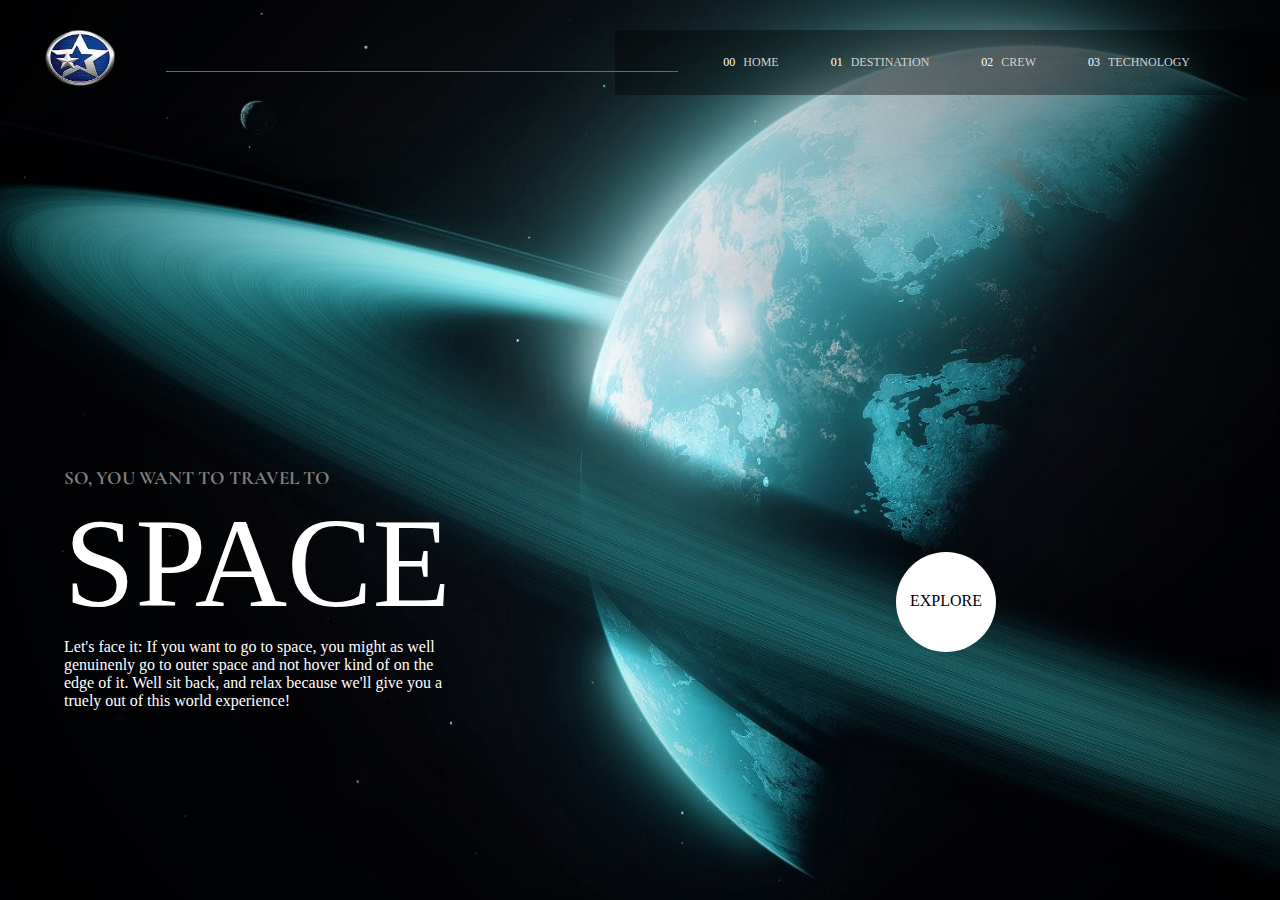
<file: index.html>
<!DOCTYPE html>
<html lang="en" dir="ltr">
  <head>
    <meta charset="utf-8">
    <title>Frontend-Mentor Challenge</title>
    <meta name="viewport" content="width=device-width, initial-scale=1">
    <link rel="stylesheet" href="css/styles.css">
    <link rel="preconnect" href="https://fonts.googleapis.com">
<link rel="preconnect" href="https://fonts.gstatic.com" crossorigin>
<link href="https://fonts.googleapis.com/css2?family=Cormorant+Garamond&family=Philosopher&family=Sacramento&family=Satisfy&family=Source+Code+Pro:ital@1&display=swap" rel="stylesheet">
  </head>
  <body>
      <img class="logo" src="css/images/logo_1.png" alt="">

      <div class="welcome-note">
        <h2>SO, YOU WANT TO TRAVEL TO</h2>
        <H1>SPACE</H1>
        <p class="space-descript">Let's face it: If you want to go to space, you might as well genuinenly go to outer space and not hover kind of on the edge of it. Well sit back, and relax because we'll give you a truely out of this world experience! </p>
      </div>

      <div class="explore">
        <a class="explore-txt" href="destination.html">EXPLORE</a>
      </div>

      <div class="nav">
        <a class="nav-links"href="#"><span class="num">00 </span> HOME</a>
        <a class="nav-links"href="destination.html"><span class="num">01 </span> DESTINATION</a>
        <a class="nav-links"href="crew.html"><span class="num">02 </span> CREW</a>
        <a class="nav-links" href="technology.html"><span class="num">03 </span> TECHNOLOGY</a>
      </div>

      <hr>

  </body>
</html>
</file>
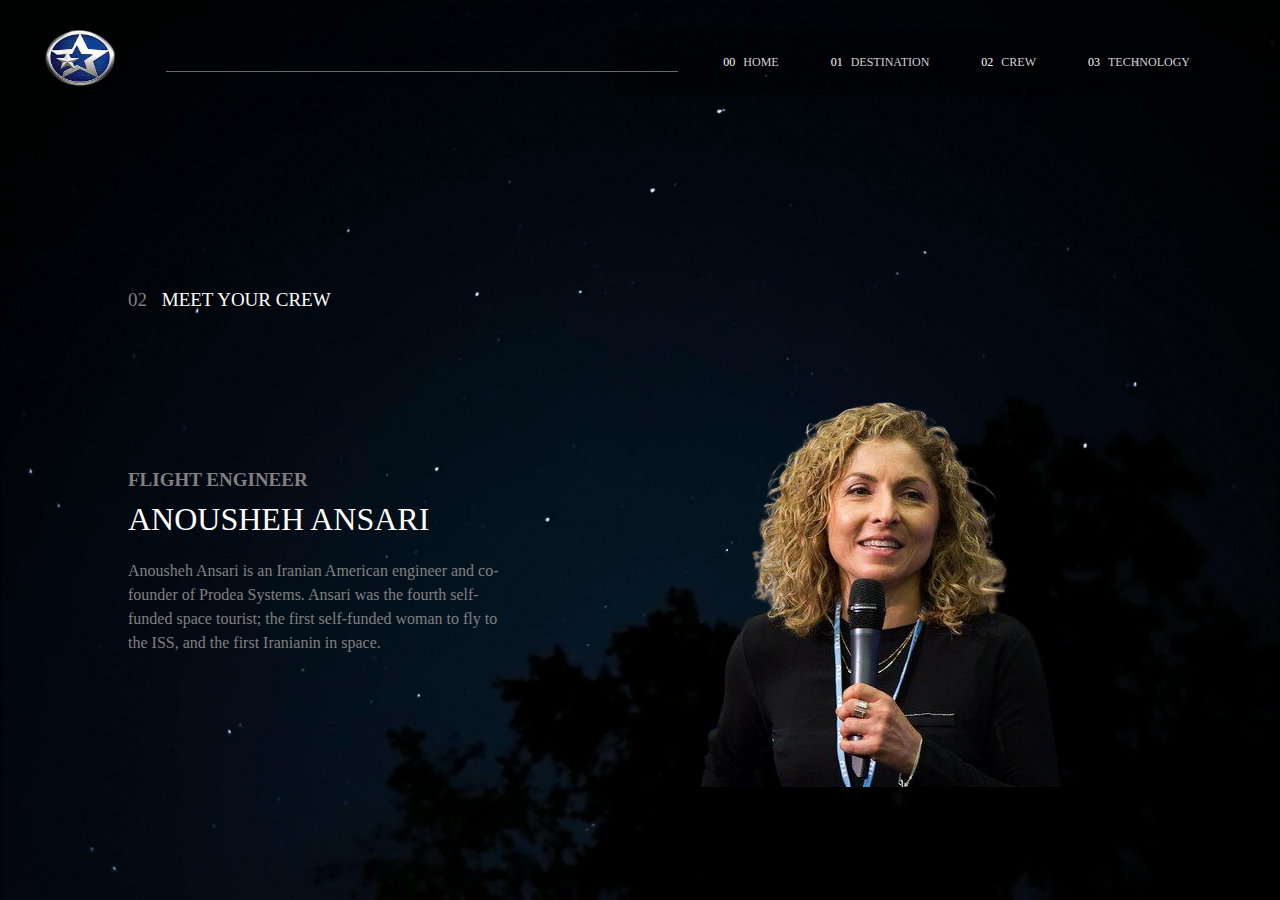
<file: crew.html>
<!DOCTYPE html>
<html lang="en" dir="ltr">
  <head>
    <meta charset="utf-8">
    <title>Meet Your Crew</title>
    <link rel="stylesheet" href="css/crew.css">
    <link rel="preconnect" href="https://fonts.googleapis.com">
<link rel="preconnect" href="https://fonts.gstatic.com" crossorigin>

  </head>
  <body>


      <div class="ansari_info">
        <h2>FLIGHT ENGINEER</h2>
        <h1>ANOUSHEH ANSARI</h1>
        <p>Anousheh Ansari is an Iranian American engineer and co-founder of Prodea Systems. Ansari was the fourth self-funded space tourist; the first self-funded woman to fly to the ISS, and the first Iranianin in space.</p>
      </div>

      <img class="logo" src="css/images/logo_1.png" alt="">
        <h3 class="ur_crew"><span id="num">02 </span> MEET YOUR CREW</h3



  <div class="img-container">
    <img class="anuosh-img" src="css/images/anousheh.png" alt="Anousheh-image">
  </div>

  <div class="nav">
    <a class="nav-links"href="index.html"><span class="num">00 </span> HOME</a>
    <a class="nav-links"href="destination.html"><span class="num">01 </span> DESTINATION</a>
    <a class="nav-links"href="crew.html"><span class="num">02 </span> CREW</a>
    <a class="nav-links" href="technology.html"><span class="num">03 </span> TECHNOLOGY</a>
  </div>

  <hr>
  </body>
</html>
</file>
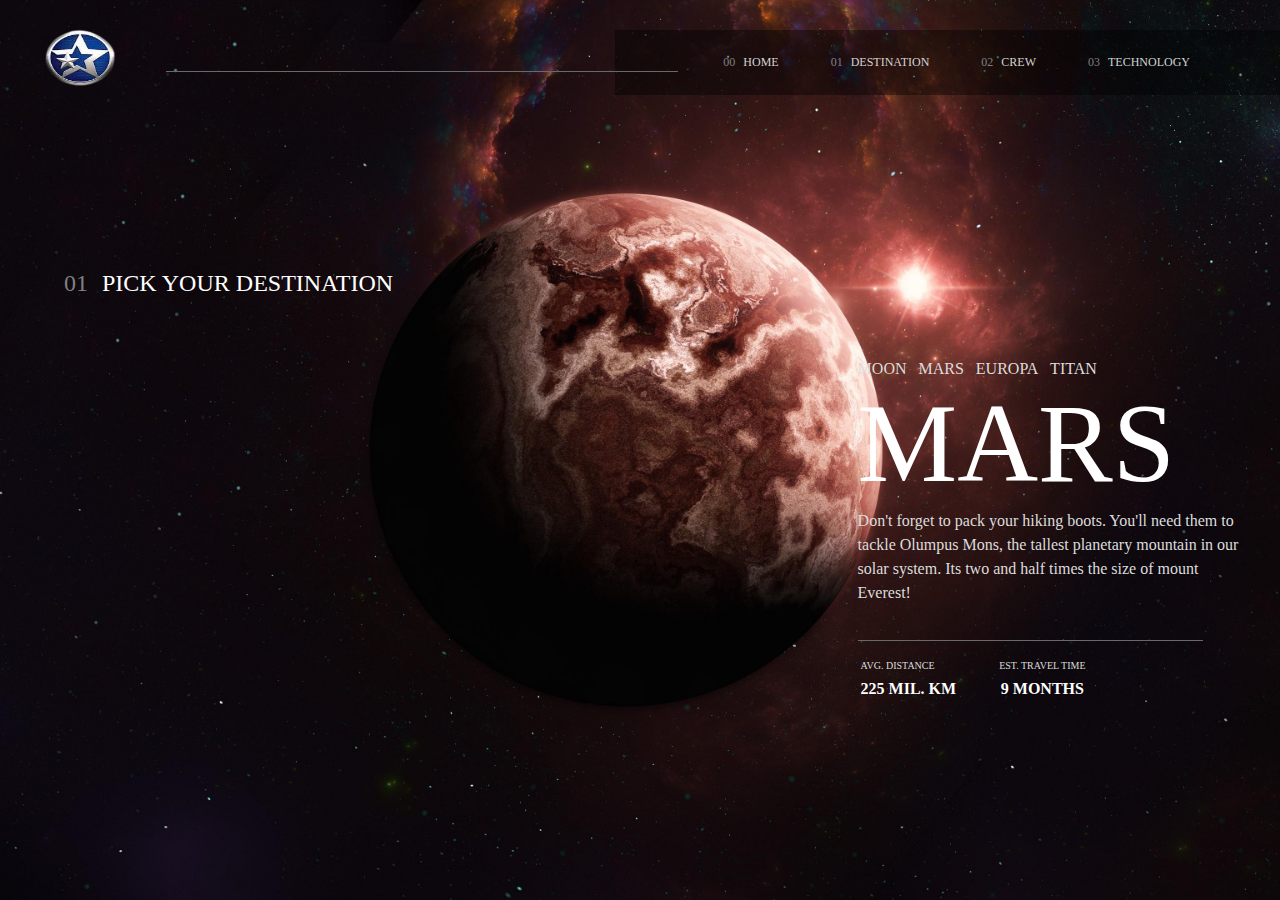
<file: destination.html>
<!DOCTYPE html>
<html lang="en" dir="ltr">
  <head>
    <meta charset="utf-8">
    <title>DESTINATION</title>
    <link rel="stylesheet" href="css/destinations.css">
    <link rel="preconnect" href="https://fonts.googleapis.com">
<link rel="preconnect" href="https://fonts.gstatic.com" crossorigin>
<link href="https://fonts.googleapis.com/css2?family=Cormorant+Garamond&family=Philosopher&family=Sacramento&family=Satisfy&family=Source+Code+Pro:ital@1&display=swap" rel="stylesheet">
  </head>
  <body>
    <img class="logo" src="css/images/logo_1.png" alt="">

    <div class="nav">
      <a class="nav-links"href="index.html"><span class="num">00 </span> HOME</a>
      <a class="nav-links"href="destination.html"><span class="num">01 </span> DESTINATION</a>
      <a class="nav-links"href="crew.html"><span class="num">02 </span> CREW</a>
      <a class="nav-links" href="technology.html"><span class="num">03 </span> TECHNOLOGY</a>
    </div>


    <h2><span id="ur_destination">01 </span> PICK YOUR DESTINATION</h2>


  <div class="body-container">
    <div class="sub-cat">
      <a class="sub-cat_link" href="#">MOON</a>
      <a class="sub-cat_link" href="destination.html">MARS</a>
      <a class="sub-cat_link" href="#">EUROPA</a>
      <a class="sub-cat_link" href="#">TITAN</a>

    </div>

    <div class="">
      <h1>MARS</h1>
      <p>Don't forget to pack your hiking boots. You'll need them to tackle Olumpus Mons, the tallest planetary mountain in our solar system. Its two and half times the size of mount Everest!</p>
    </div>

    <hr id="hr2">

    <div>
      <table class="tab">
        <tr id="tab_data">
          <td>AVG. DISTANCE</td>
          <td class="tab_class">EST. TRAVEL TIME</td>
        </tr>
        <tr>
          <th>225 MIL. KM</th>
          <th class="tab_class">9 MONTHS</th>
        </tr>
        <tr>
        </tr>
      </table>
    </div>
  </div>






  <hr>

  </body>
</html>
</file>
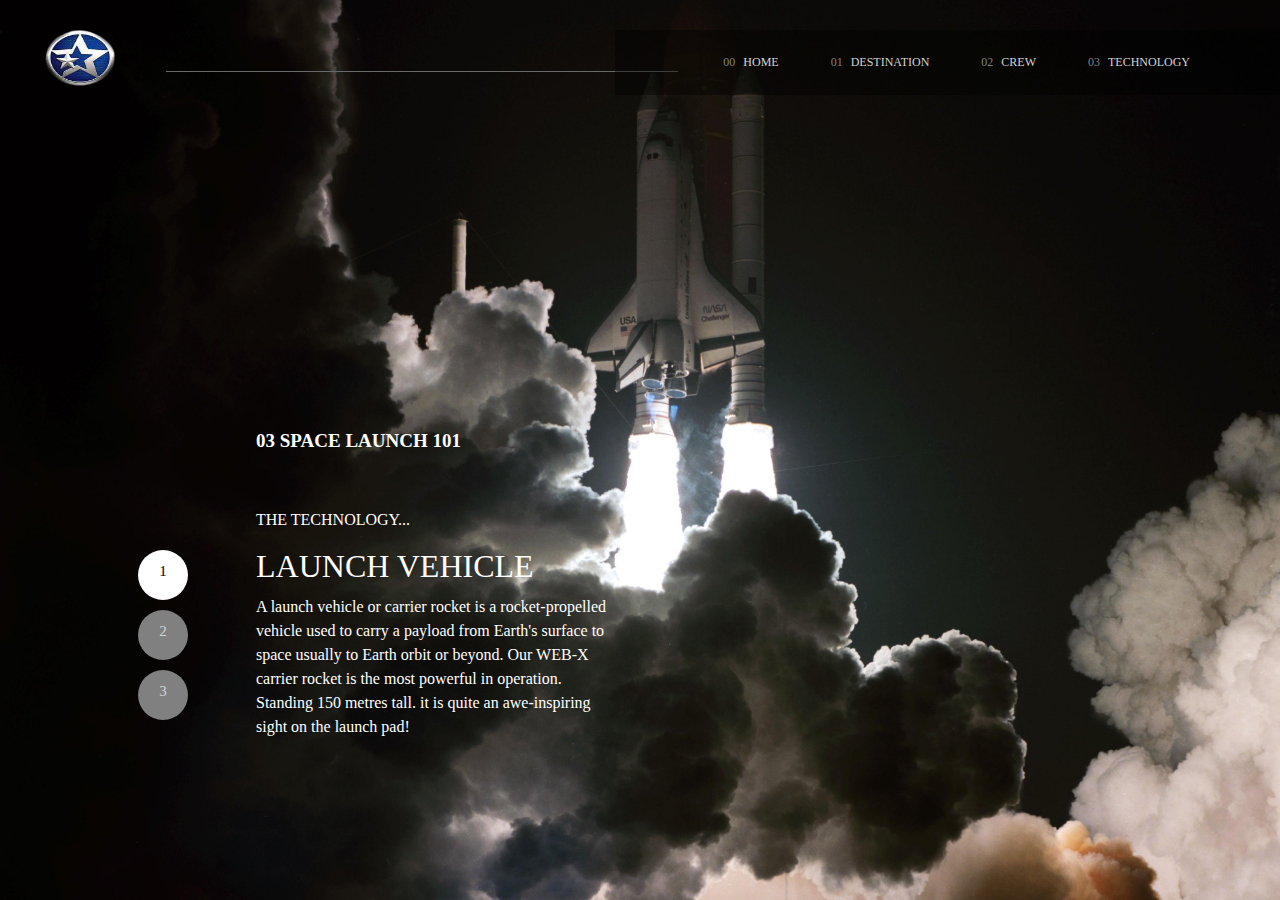
<file: technology.html>
<!DOCTYPE html>
<html lang="en" dir="ltr">
  <head>
    <meta charset="utf-8">
    <meta name="viewport" content="width=device-width, initial-scale=1">
    <title>TECHNOLOGY</title>
    <link rel="stylesheet" href="css/technology.css">
    <link rel="preconnect" href="https://fonts.googleapis.com">
<link rel="preconnect" href="https://fonts.gstatic.com" crossorigin>

  </head>
  <body>
    <hr>



    <img class="logo" src="css/images/logo_1.png" alt="">

    <div class="launch_vehicle-description">
      <h2>03 SPACE LAUNCH 101</h2>
      <p id="tech">THE TECHNOLOGY...</p>
      <h1>LAUNCH VEHICLE</h1>
      <p>A launch vehicle or carrier rocket is a rocket-propelled vehicle used to carry a payload from Earth's surface to space usually to Earth orbit or beyond. Our WEB-X carrier rocket is the most powerful in operation. Standing 150 metres tall. it is quite an awe-inspiring sight on the launch pad!</p>
    </div>

    <hr id="hr2">

    <div class="sub-nav">
      <div class="pagination f1">
        <a id="first" href="#">1</a>
      </div>
      <div class="pagination f2">
        <a id="second" href="#">2</a>
      </div>
      <div class="pagination f3">
        <a id="third" href="#">3</a>
      </div>
    </div>

    <div class="nav">
      <a class="nav-links"href="index.html"><span class="num">00 </span> HOME</a>
      <a class="nav-links"href="destination.html"><span class="num">01 </span> DESTINATION</a>
      <a class="nav-links"href="crew.html"><span class="num">02 </span> CREW</a>
      <a class="nav-links" href="technology.html"><span class="num">03 </span> TECHNOLOGY</a>
    </div>



    <!-- <img class="tech-img"src="css/images/20220725_193808.jpg" alt=""> -->




  </body>
</html>
</file>
<file: css/styles.css>
body, html{
  background-image: url("images/bk4.jpg");
  margin: 0;
  height: 100%;
  background-position:center;
  background-repeat: no-repeat;
  background-size: cover;
}

.logo{
  display: inline-block;
  position:absolute;
  margin-top: 8px;
  margin-left: -20px;
  width: 200px;
  height: 100px;
}


.welcome-note{
  position: absolute;
  top: 50%;
  color: grey;
  text-align: left;
  margin-right: 40%;
  margin-left: 5%;
  width: 30%;
}

.nav{
  position: absolute;
  top: 30px;
  right: 0;
  margin: 0 ;
  padding-top: 20px;
  padding-bottom: 20px;
  padding-left: 100px;
  padding-right: 50px;
  background: rgba(0, 0, 0, 0.4  )
}

.nav-links{
  display: inline-block;
  text-decoration:none;
  text-align: center;
  margin: 0;
  color: lightgray;
  font-style: normal;
  font-family: serif;
  font-size: 12px;
  padding-top: 5px;
  padding-bottom: 5px;
  padding-left: 8px;
  padding-right: 40px;

}

h1{
  color: white;
  font-size:8em;
  font-weight: 100;
  margin-bottom: 1px;
  margin-top: 1px;
}

h3{
  position: absolute;
  top: 60px;
  left: 20px;
  margin-top: 0;
  display: inline-block;
  border-radius: 100%;
  background-color: white;
  height: 20px;
  width: 20px;
}



p{
  margin-top: 0;
  color: white;
}


h2{
  margin-bottom: 0;
  font-size: 19px;
  font-family: 'Cormorant Garamond', serif;
}

hr{
  display: inline-block;
    position: absolute;
    top: 7%;
    right: 47%;
    border: 0;
    width: 40%;
    height: 0.5px;
    background-color: #696969;

}


.num{
  color:white;
  margin-left: 0;
  padding-right: 5px;
  /* color: grey; */
  /* padding-right: 10px; */
}


.explore{
  position:absolute;
  top: 40%;
  left: 70%;
  text-align: center;
  background-color: white;
  border-radius: 100%;
  margin: 15% auto;
  width: 100px;
  height: 100px;
}

.explore-txt{
  text-decoration: none;
  position: relative;
  top: 40%;
  bottom: 25%;
  margin:auto;
  padding: 0;
  color:black;
  font-size: 16px;
  font-family: “Playfair Display”, “Didot”, "Times New Roman", Times, serif;



}
</file>
<file: css/crew.css>
body, html{
  background-image: url("images/20220722_212558.jpg");
  margin: 0;
  height: 100%;
  background-position:center;
  background-repeat: no-repeat;
  background-size: cover;
}

.logo{
  display: inline-block;
  position:absolute;
  margin-top: 8px;
  margin-left: -20px;
  width: 200px;
  height: 100px;
}

.ur_destination{
  position: absolute;
  top:20%;
  color: white;
}

.ansari_info{
    position: absolute;
    top: 50%;
    color: grey;
    margin-top: 0px;
    text-align: left;
    margin-right: 40%;
    margin-left: 10%;
    width: 30%;
    line-height: 1.5;
}


h1{
  color: white;
  font-size:2em;
  font-weight: lighter;
  margin-bottom: 1px;
  margin-top: 1px;
}

h2{
  margin-bottom: 0;
  font-size: 19px;
  font-family: 'Cormorant Garamond', serif;
}

/* h2{
  position: absolute;
  top: 40%;
  margin-bottom: 0;
  font-size: 19px;
  color: white;
} */

h3{
  position: absolute;
  top: 30%;
  margin-left: 10%;
  padding-right: 8px;
  font-size: 19px;
  color: white;
}

#num{
  margin-left: 0;
  padding-right: 10px;
  color: gray;
  /* padding-right: 10px; */
}

.ur_crew{
  font-weight: lighter;
}

hr{
  display: inline-block;
    position: absolute;
    top: 7%;
    right: 47%;
    border: 0;
    width: 40%;
    height: 0.5px;
    background-color: #696969;

}

.nav{
  position: absolute;
  top: 30px;
  right: 0;
  margin: 0 ;
  padding-top: 20px;
  padding-bottom: 20px;
  padding-left: 100px;
  padding-right: 50px;
  background: rgba(0, 0, 0, 0.4  )
}

.nav-links{
  display: inline-block;
  text-decoration:none;
  text-align: center;
  margin: 0;
  color: lightgray;
  font-style: normal;
  font-family: serif;
  font-size: 12px;
  padding-top: 5px;
  padding-bottom: 5px;
  padding-left: 8px;
  padding-right: 40px;

}

.num{
  color:white;
  margin-left: 0;
  padding-right: 5px;
}


.anuosh-img{
  position: absolute;
  margin-bottom: 0;
  top:43%;
  left: 47%;
  image-resolution:from-image;

}
</file>
<file: css/destinations.css>
body, html{
  background-image: url("images/bk1.jpg");
  margin: 0;
  height: 100%;
  background-position:center;
  background-repeat: no-repeat;
  background-size: cover;
}

.nav{
  position: absolute;
  top: 30px;
  right: 0;
  margin: 0 ;
  padding-top: 20px;
  padding-bottom: 20px;
  padding-left: 100px;
  padding-right: 50px;
  background: rgba(0, 0, 0, 0.4  )
}

.nav-links{
  display: inline-block;
  text-decoration:none;
  text-align: center;
  margin: 0;
  color: lightgray;
  font-style: normal;
  font-family: serif;
  font-size: 12px;
  padding-top: 5px;
  padding-bottom: 5px;
  padding-left: 8px;
  padding-right: 40px;

}

h2{
  position: absolute;
  top: 30%;
  margin-left: 5%;
  font-weight: lighter;
}

#ur_destination{
  padding-right: 8px;
  color: grey;
}

hr{
  display: inline-block;
  position: absolute;
  top: 7%;
  right: 47%;
  border: 0;
  width: 40%;
  height: 0.5px;
  background-color: #696969;
  /* border-bottom: none; */
}
.num{
  color:white;
  margin-left: 0;
  padding-right: 5px;
  color: grey;
  /* padding-right: 10px; */
}

h2{
  margin-top: 0;
  color: white;
}

.sub-cat_link{
  text-decoration: none;
  color: #DCDCDC;
  margin-left: 0px;
  margin-right: 8px;
  padding-top: 2px;
  padding-bottom: 2px;
}


h1{
  color: white;
  font-size:7em;
  /* font-weight: 100 ; */
  margin-bottom: 1px;
  margin-top: 1px;
  font-weight: lighter;
  border: 0;
}

#hr2{
  position: absolute;
  top: 68%;
  left: 0;
  margin-top: 45px;
  margin-bottom: 0;
  background-color: #696969;
  height:  0.2px;
  border: 0;
  width: 90%;
}

.tab{
  color: white;
  margin-top: 50px;
  line-height: 1.5;
}

p{
  margin-top: 0;
  color: #DCDCDC;
  line-height: 1.5;
}

.body-container{
  position: absolute;
  top:40%;
  left: 67%;
  width: 30%;
}

.Sub_cat{
  padding: 10px;
  margin-left: 0;

}



#mon{
  padding-left: 0;
  margin-top: 0;

}

#tab_data{
  font-size: 10px;
  font-weight: normal;
  color: #DCDCDC;
}


.tab_class{
  margin-left: 0;
  padding-left: 40px;
}

.logo{
  display: inline-block;
  position:absolute;
  margin-top: 0;
  margin-top: 8px;
  margin-left: -20px;
  width: 200px;
  height: 100px;
}
</file>
<file: css/technology.css>
body, html{
  background-image: url("images/bk5.jpg");
  margin: 0;
  height: 100%;
  background-position:center;
  background-repeat: no-repeat;
  background-size: cover;
}

.logo{
  display: inline-block;
  position:absolute;
  margin-top: 0;
  margin-top: 8px;
  margin-left: -20px;
  width: 200px;
  height: 100px;
}



.welcome-note{
  position: absolute;
  top: 50%;
  color: grey;
  text-align: left;
  margin-right: 40%;
  margin-left: 5%;
  width: 30%;
}

.launch_vehicle-description {
  position: absolute;
  top: 60%;
  margin-top: 0;
  width: 28%;
  line-height: 1.5;
  margin-left: 20%;
}


a{
  display: inline-block;
  text-decoration:none;
  margin: 0 8px;
  color: lightgray;
  font-style: normal;
  font-family: serif;
  font-size: 15px;
  padding-left: 10px;
}

h1{
  color: white;
  font-size:2rem;
  font-weight: 100;
  margin-bottom: 5px;
  margin-top: 2px;
  width: 100%;
}


p{
  margin-top: 0;
  color: white;
}

h2{
  margin-bottom: 0;
  margin-right: -20%;
  font-size: 19px;
  color: white;
  position: absolute;
  top: -60%;
}

#tech{
  position: absolute;
  top: -15%;
  color: white;
  font-weight: lighter;

}

.tech-img {
  position: absolute;
  top: 30%;
  right: 0;
  height: 60%;
  width: 30%;
}

hr{
  display: inline-block;
    position: absolute;
    top: 7%;
    right: 47%;
    border: 0;
    width: 40%;
    height: 0.5px;
    background-color: #696969;

}

.nav{
  position: absolute;
  top: 30px;
  right: 0;
  margin: 0 ;
  padding-top: 20px;
  padding-bottom: 20px;
  padding-left: 100px;
  padding-right: 50px;
  background: rgba(0, 0, 0, 0.4  )
}

.nav-links{
  display: inline-block;
  text-decoration:none;
  text-align: center;
  margin: 0;
  color: lightgray;
  font-style: normal;
  font-family: serif;
  font-size: 12px;
  padding-top: 5px;
  padding-bottom: 5px;
  padding-left: 8px;
  padding-right: 40px;

}


.num{
  /* color:white; */
  margin-left: 0;
  padding-right: 5px;
  color: grey;
  /* padding-right: 10px; */
}

.sub-nav {
  position:absolute;
  top: 60%;
  left: 10%;
}

.pagination{
  text-decoration: none;
  position: relative;
  top: 60%;
  bottom: 25%;
  margin:10px 10px;
  padding: 0;
  text-align: center;
  color:black;
  font-size: 16px;
  font-family: “Playfair Display”, “Didot”, "Times New Roman", Times, serif;
  background-color: white;
  border-radius: 100%;
  border-color: grey;
  height: 50px;
  width: 50px;
  text-align: center;
}


.pagination:hover{
  background-color: grey;
  color: black;
}

a{
    display: inline-block;
    text-decoration: none;
    margin: 0 8px;
    font-style: normal;
    font-family: serif;
    font-size: 15px;
    padding-left: 0;
}

#first{
  color: black;
}

#first, #second , #third{
  position: relative;
  padding: 25%;
}

.f3, .f2{
  background-color: grey;
  color:white;

}
</file>
